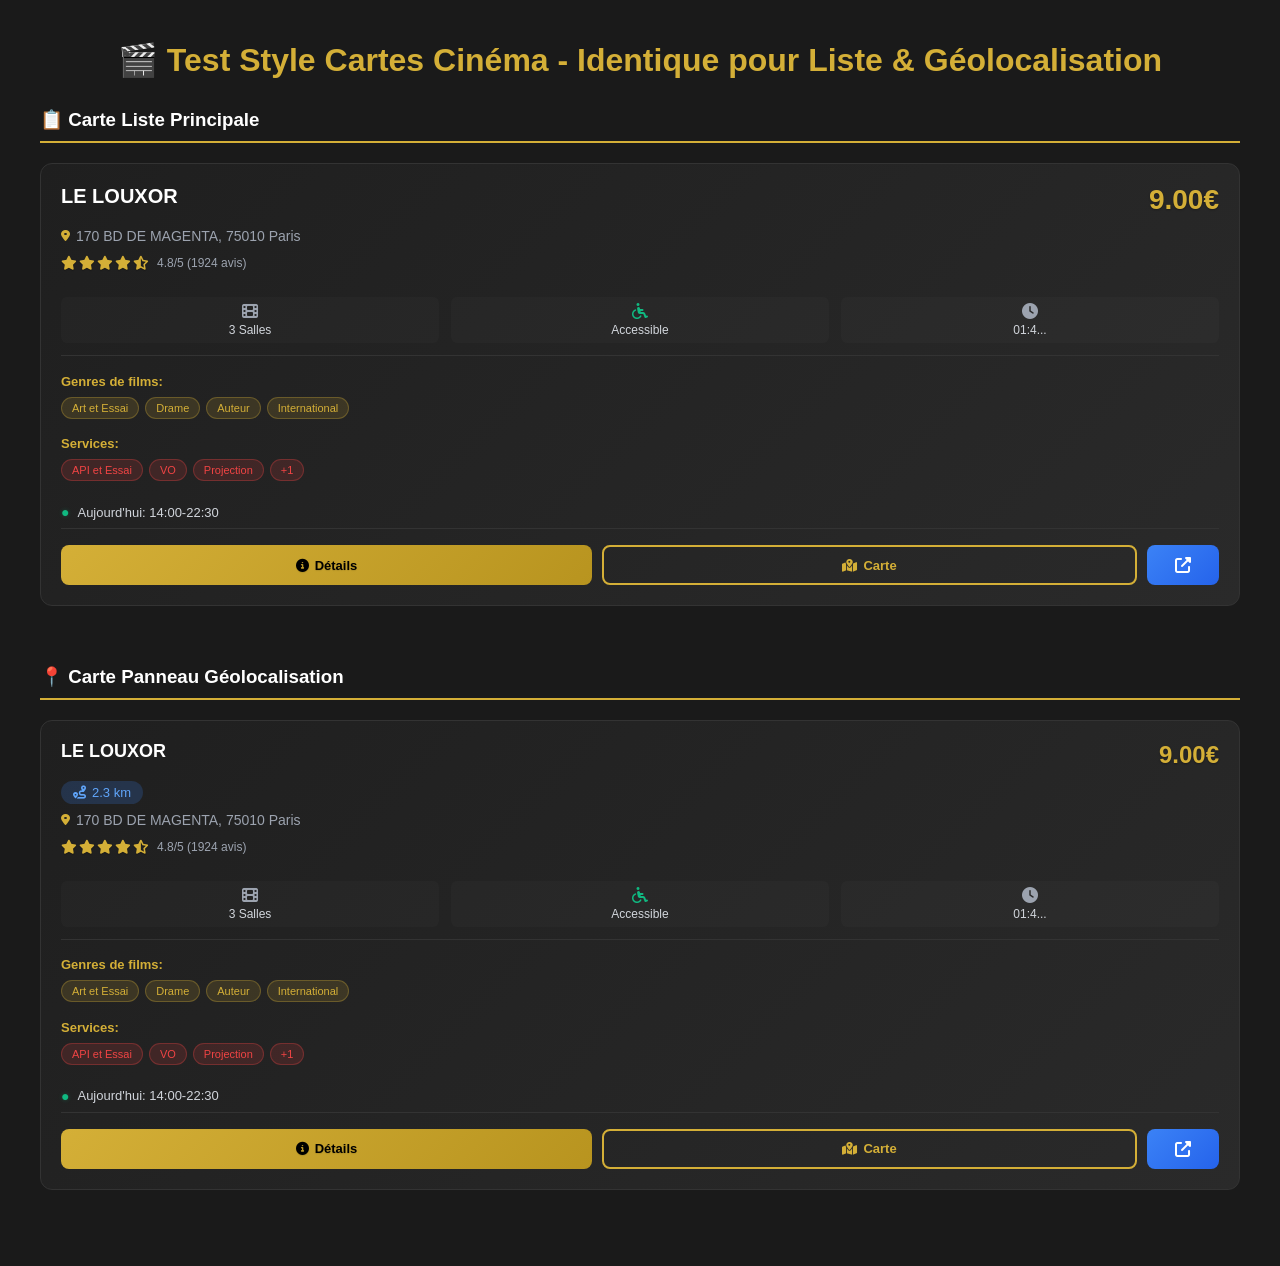
<file: demo-cartes.html>
<!DOCTYPE html>
<html lang="fr">
<head>
    <meta charset="UTF-8">
    <meta name="viewport" content="width=device-width, initial-scale=1.0">
    <title>Test Cartes Cinéma - Style Identique</title>
    <link rel="stylesheet" href="https://cdnjs.cloudflare.com/ajax/libs/font-awesome/6.4.0/css/all.min.css">
    <link rel="stylesheet" href="assets/css/components.css">
    <style>
        body {
            margin: 0;
            padding: 20px;
            background: #1a1a1a;
            font-family: 'Inter', -apple-system, BlinkMacSystemFont, sans-serif;
        }
        .test-container {
            max-width: 1200px;
            margin: 0 auto;
        }
        .test-title {
            color: #d4af37;
            text-align: center;
            margin-bottom: 30px;
        }
        .cards-demo {
            display: grid;
            grid-template-columns: repeat(auto-fit, minmax(350px, 1fr));
            gap: 20px;
        }
        .demo-section {
            margin-bottom: 40px;
        }
        .demo-section h3 {
            color: #ffffff;
            margin-bottom: 20px;
            padding-bottom: 10px;
            border-bottom: 2px solid #d4af37;
        }
    </style>
</head>
<body>
    <div class="test-container">
        <h1 class="test-title">🎬 Test Style Cartes Cinéma - Identique pour Liste & Géolocalisation</h1>
        
        <div class="demo-section">
            <h3>📋 Carte Liste Principale</h3>
            <div class="cards-demo" id="liste-demo"></div>
        </div>
        
        <div class="demo-section">
            <h3>📍 Carte Panneau Géolocalisation</h3>
            <div class="cards-demo" id="geo-demo"></div>
        </div>
    </div>

    <script>
        // Données de test
        const testCinema = {
            id: 1,
            nom: "LE LOUXOR",
            prix_moyen: 9.00,
            adresse: "170 BD DE MAGENTA, 75010 Paris",
            note: 4.8,
            avis_count: 1924,
            salles: 3,
            accessibilite: true,
            types_films: ["Art et Essai", "Drame", "Auteur", "International"],
            services: ["API et Essai", "VO", "Projection", "+1"],
            distance: 2.3,
            site_web: "https://example.com"
        };

        // Fonction pour générer les étoiles
        function generateStarsHTML(rating) {
            const stars = [];
            const fullStars = Math.floor(rating || 4.5);
            const hasHalfStar = (rating || 4.5) % 1 >= 0.5;
            
            for (let i = 0; i < fullStars; i++) {
                stars.push('<i class="fas fa-star"></i>');
            }
            
            if (hasHalfStar) {
                stars.push('<i class="fas fa-star-half-alt"></i>');
            }
            
            const emptyStars = 5 - fullStars - (hasHalfStar ? 1 : 0);
            for (let i = 0; i < emptyStars; i++) {
                stars.push('<i class="far fa-star"></i>');
            }
            
            return stars.join('');
        }

        // Créer carte pour la liste principale
        function createMainListCard(cinema) {
            const card = document.createElement('div');
            card.className = 'cinema-card';
            card.style.opacity = '1';
            card.style.transform = 'translateY(0)';
            
            const isOpen = true; // Simulé
            const todayHours = '14:00-22:30';
            
            card.innerHTML = `
                <!-- En-tête avec nom et prix -->
                <div class="cinema-header">
                    <h2 class="cinema-title">${cinema.nom}</h2>
                    <div class="cinema-price">${cinema.prix_moyen.toFixed(2)}€</div>
                </div>
                
                <!-- Adresse -->
                <div class="cinema-address">
                    <i class="fas fa-map-marker-alt"></i> ${cinema.adresse}
                </div>
                
                <!-- Rating avec étoiles -->
                <div class="cinema-rating">
                    <div class="stars">
                        ${generateStarsHTML(cinema.note)}
                    </div>
                    <span class="rating-info">${cinema.note.toFixed(1)}/5 (${cinema.avis_count} avis)</span>
                </div>
                
                <!-- Informations pratiques -->
                <div class="cinema-details">
                    <div class="detail-item">
                        <i class="fas fa-film"></i>
                        <span>${cinema.salles} Salles</span>
                    </div>
                    <div class="detail-item ${cinema.accessibilite ? 'positive' : 'negative'}">
                        <i class="fas fa-${cinema.accessibilite ? 'wheelchair' : 'times'}"></i>
                        <span>${cinema.accessibilite ? 'Accessible' : 'Pas de parking'}</span>
                    </div>
                    <div class="detail-item">
                        <i class="fas fa-clock"></i>
                        <span>01:4...</span>
                    </div>
                </div>
                
                <!-- Genres de films -->
                <div class="genres-section">
                    <h4>Genres de films:</h4>
                    <div class="tags-container">
                        ${cinema.types_films.map(genre => 
                            `<span class="genre-tag">${genre}</span>`
                        ).join('')}
                    </div>
                </div>
                
                <!-- Services -->
                <div class="services-section">
                    <h4>Services:</h4>
                    <div class="tags-container">
                        ${cinema.services.map(service => 
                            `<span class="service-tag">${service}</span>`
                        ).join('')}
                    </div>
                </div>
                
                <!-- Horaires d'aujourd'hui -->
                <div class="today-hours">
                    <span class="status-indicator ${isOpen ? 'open' : 'closed'}">●</span>
                    <span class="hours-text">Aujourd'hui: ${todayHours}</span>
                </div>
                
                <!-- Boutons d'action -->
                <div class="action-buttons">
                    <button class="btn-details">
                        <i class="fas fa-info-circle"></i> Détails
                    </button>
                    <button class="btn-map">
                        <i class="fas fa-map-marked-alt"></i> Carte
                    </button>
                    <a href="#" class="btn-external">
                        <i class="fas fa-external-link-alt"></i>
                    </a>
                </div>
            `;
            
            return card;
        }

        // Créer carte pour le panneau géolocalisation
        function createGeoCard(cinema) {
            const card = document.createElement('div');
            card.className = 'cinema-card proximity-cinema-card';
            card.style.opacity = '1';
            card.style.transform = 'translateY(0)';
            
            const isOpen = true;
            const todayHours = '14:00-22:30';
            
            card.innerHTML = `
                <!-- En-tête avec nom et prix -->
                <div class="cinema-header">
                    <h2 class="cinema-title">${cinema.nom}</h2>
                    <div class="cinema-price">${cinema.prix_moyen.toFixed(2)}€</div>
                </div>
                
                <!-- Distance pour géolocalisation -->
                <div class="proximity-info">
                    <div class="distance-badge">
                        <i class="fas fa-route"></i>
                        ${cinema.distance} km
                    </div>
                </div>
                
                <!-- Adresse -->
                <div class="cinema-address">
                    <i class="fas fa-map-marker-alt"></i> ${cinema.adresse}
                </div>
                
                <!-- Rating avec étoiles -->
                <div class="cinema-rating">
                    <div class="stars">
                        ${generateStarsHTML(cinema.note)}
                    </div>
                    <span class="rating-info">${cinema.note.toFixed(1)}/5 (${cinema.avis_count} avis)</span>
                </div>
                
                <!-- Informations pratiques -->
                <div class="cinema-details">
                    <div class="detail-item">
                        <i class="fas fa-film"></i>
                        <span>${cinema.salles} Salles</span>
                    </div>
                    <div class="detail-item ${cinema.accessibilite ? 'positive' : 'negative'}">
                        <i class="fas fa-${cinema.accessibilite ? 'wheelchair' : 'times'}"></i>
                        <span>${cinema.accessibilite ? 'Accessible' : 'Pas de parking'}</span>
                    </div>
                    <div class="detail-item">
                        <i class="fas fa-clock"></i>
                        <span>01:4...</span>
                    </div>
                </div>
                
                <!-- Genres de films -->
                <div class="genres-section">
                    <h4>Genres de films:</h4>
                    <div class="tags-container">
                        ${cinema.types_films.map(genre => 
                            `<span class="genre-tag">${genre}</span>`
                        ).join('')}
                    </div>
                </div>
                
                <!-- Services -->
                <div class="services-section">
                    <h4>Services:</h4>
                    <div class="tags-container">
                        ${cinema.services.map(service => 
                            `<span class="service-tag">${service}</span>`
                        ).join('')}
                    </div>
                </div>
                
                <!-- Horaires d'aujourd'hui -->
                <div class="today-hours">
                    <span class="status-indicator ${isOpen ? 'open' : 'closed'}">●</span>
                    <span class="hours-text">Aujourd'hui: ${todayHours}</span>
                </div>
                
                <!-- Boutons d'action -->
                <div class="action-buttons">
                    <button class="btn-details">
                        <i class="fas fa-info-circle"></i> Détails
                    </button>
                    <button class="btn-map">
                        <i class="fas fa-map-marked-alt"></i> Carte
                    </button>
                    <a href="#" class="btn-external">
                        <i class="fas fa-external-link-alt"></i>
                    </a>
                </div>
            `;
            
            return card;
        }

        // Afficher les démonstrations
        document.addEventListener('DOMContentLoaded', () => {
            const listeDemo = document.getElementById('liste-demo');
            const geoDemo = document.getElementById('geo-demo');

            // Carte de la liste principale
            const mainCard = createMainListCard(testCinema);
            listeDemo.appendChild(mainCard);

            // Carte du panneau de géolocalisation
            const geoCard = createGeoCard(testCinema);
            geoDemo.appendChild(geoCard);
        });
    </script>
</body>
</html>
</file>
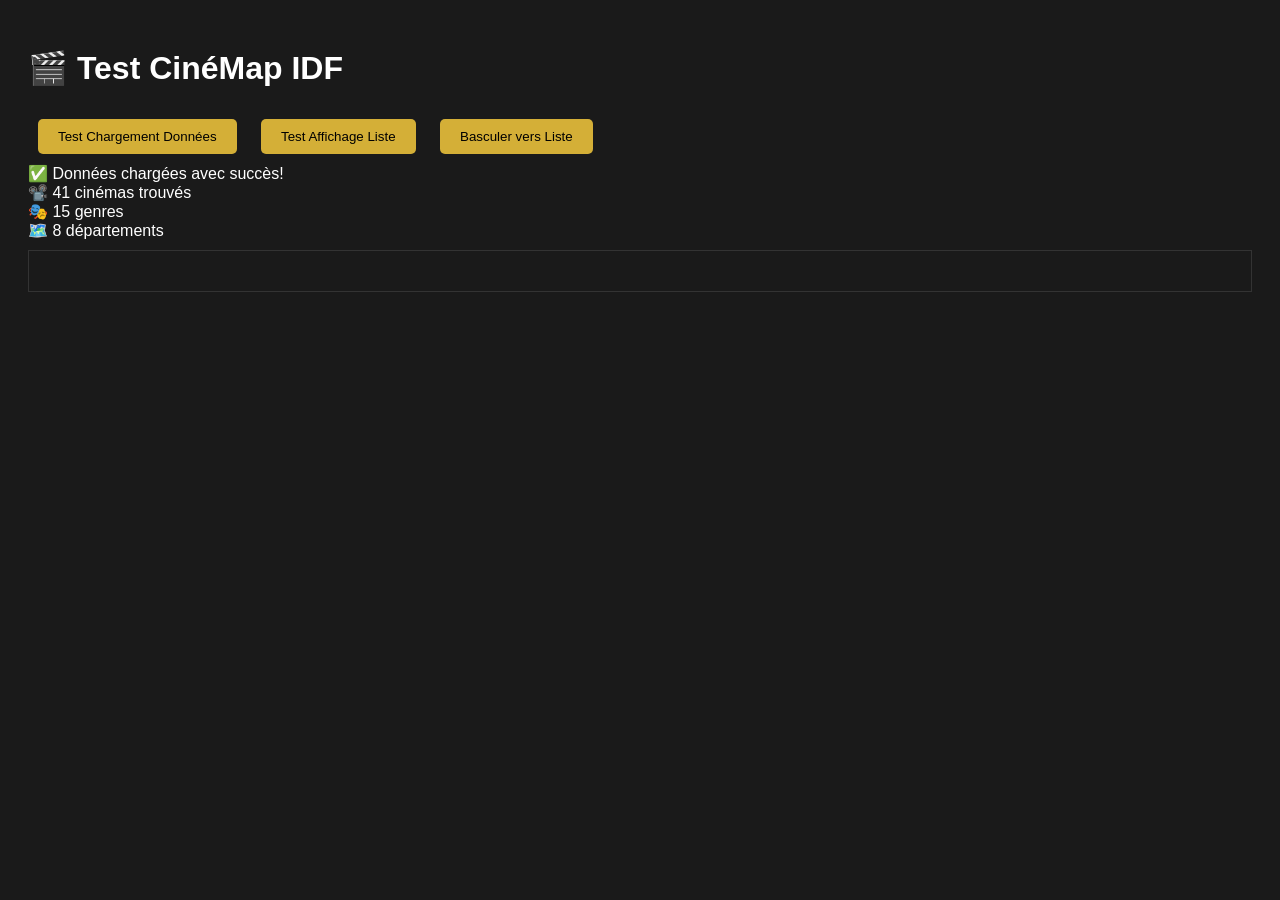
<file: test.html>
<!DOCTYPE html>
<html lang="fr">
<head>
    <meta charset="UTF-8">
    <meta name="viewport" content="width=device-width, initial-scale=1.0">
    <title>Test CinéMap IDF</title>
    <style>
        body { font-family: Arial, sans-serif; background: #1a1a1a; color: white; padding: 20px; }
        button { background: #d4af37; color: #000; padding: 10px 20px; border: none; border-radius: 5px; cursor: pointer; margin: 10px; }
        .section { padding: 20px; border: 1px solid #333; margin: 10px 0; }
        .cinema-card { background: #2a2a2a; padding: 15px; margin: 10px; border-radius: 10px; }
    </style>
</head>
<body>
    <h1>🎬 Test CinéMap IDF</h1>
    
    <div>
        <button onclick="testLoadData()">Test Chargement Données</button>
        <button onclick="testRenderList()">Test Affichage Liste</button>
        <button onclick="switchToList()">Basculer vers Liste</button>
    </div>
    
    <div id="results"></div>
    <div id="cinemas-grid" class="section"></div>
    
    <script>
        // Test de chargement des données
        async function testLoadData() {
            const results = document.getElementById('results');
            results.innerHTML = '⏳ Chargement des données...';
            
            try {
                const response = await fetch('./include/cinemas_data.json');
                const data = await response.json();
                
                results.innerHTML = `
                    ✅ Données chargées avec succès!<br>
                    📽️ ${data.cinemas.length} cinémas trouvés<br>
                    🎭 ${data.genres ? data.genres.length : 0} genres<br>
                    🗺️ ${data.departements ? data.departements.length : 0} départements
                `;
                
                window.testCinemas = data.cinemas;
            } catch (error) {
                results.innerHTML = `❌ Erreur: ${error.message}`;
            }
        }
        
        // Test de rendu de liste simple
        function testRenderList() {
            const container = document.getElementById('cinemas-grid');
            
            if (!window.testCinemas) {
                container.innerHTML = '⚠️ Chargez d\'abord les données';
                return;
            }
            
            container.innerHTML = '<h3>🎬 Aperçu des cinémas:</h3>';
            
            window.testCinemas.slice(0, 3).forEach((cinema, index) => {
                const card = document.createElement('div');
                card.className = 'cinema-card';
                card.innerHTML = `
                    <h4>${cinema.nom}</h4>
                    <p>📍 ${cinema.adresse}</p>
                    <p>💰 Prix: ${cinema.prix_moyen || 'N/A'}€</p>
                    <p>⭐ Note: ${cinema.note || 'N/A'}/5</p>
                `;
                container.appendChild(card);
            });
        }
        
        function switchToList() {
            // Simuler le click sur le bouton liste
            if (window.cinemaApp) {
                window.cinemaApp.switchView('list');
            } else {
                alert('Application non initialisée');
            }
        }
        
        // Auto-test au chargement
        document.addEventListener('DOMContentLoaded', () => {
            setTimeout(testLoadData, 1000);
        });
    </script>
</body>
</html>
</file>
<file: assets/css/components.css>
/* CinéMap IDF - Composants UI */

/* === LAYOUT PRINCIPAL === */
.main-body {
  background-color: #0a0a0a;
  color: white;
  font-family: 'Inter', sans-serif;
  overflow-x: hidden;
}

/* === ÉCRAN DE CHARGEMENT === */
.loading-screen {
  position: fixed;
  inset: 0;
  background-color: #0a0a0a;
  z-index: 50;
  display: flex;
  align-items: center;
  justify-content: center;
}

.loading-content {
  text-align: center;
}

.loading-spinner {
  animation: spin 1s linear infinite;
  border-radius: 50%;
  height: 4rem;
  width: 4rem;
  border-top: 2px solid #d4af37;
  border-bottom: 2px solid #d4af37;
  border-left: 2px solid transparent;
  border-right: 2px solid transparent;
  margin: 0 auto 1rem;
}

.loading-title {
  font-size: 1.5rem;
  font-family: 'Bebas Neue', Arial, sans-serif;
  color: #d4af37;
  animation: pulse 2s infinite;
}

.loading-subtitle {
  color: #9ca3af;
  margin-top: 0.5rem;
}

/* === HEADER === */
.main-header {
  background: linear-gradient(to right, #0a0a0a, #1a1a1a, #0a0a0a);
  border-bottom: 1px solid #2a2a2a;
  position: sticky;
  top: 0;
  z-index: 40;
  backdrop-filter: blur(8px);
  background-color: rgba(10, 10, 10, 0.95);
}

.header-container {
  max-width: 1200px;
  margin: 0 auto;
  padding: 1rem;
}

.header-content {
  display: flex;
  align-items: center;
  justify-content: space-between;
}

.logo-section {
  display: flex;
  align-items: center;
  gap: 1rem;
}

.logo-icon {
  background-color: #d4af37;
  padding: 0.75rem;
  border-radius: 0.5rem;
}

.logo-icon i {
  color: #0a0a0a;
  font-size: 1.5rem;
}

.logo-text h1 {
  font-size: 1.875rem;
  font-family: 'Bebas Neue', Arial, sans-serif;
  color: #d4af37;
  letter-spacing: 0.1em;
  margin: 0;
}

.logo-text p {
  font-size: 0.875rem;
  color: #9ca3af;
  margin: 0;
}

/* === NAVIGATION === */
.main-nav {
  display: none;
  align-items: center;
  gap: 1.5rem;
}

@media (min-width: 768px) {
  .main-nav {
    display: flex;
  }
}

.nav-button {
  padding: 0.5rem 1rem;
  border-radius: 0.5rem;
  transition: all 0.3s ease;
  border: 1px solid transparent;
  background: transparent;
  color: white;
  cursor: pointer;
  text-decoration: none;
}

.nav-button:hover {
  background-color: #2a2a2a;
  border-color: #d4af37;
  color: #d4af37;
}

.nav-button.active {
  background-color: #d4af37;
  color: #0a0a0a;
  font-weight: 600;
}

.nav-button i {
  margin-right: 0.5rem;
}

/* === NAVIGATION MOBILE === */
.mobile-menu-btn {
  display: block;
  color: white;
  font-size: 1.25rem;
  background: none;
  border: none;
  cursor: pointer;
}

@media (min-width: 768px) {
  .mobile-menu-btn {
    display: none;
  }
}

.mobile-menu {
  background-color: #1a1a1a;
  border-top: 1px solid #2a2a2a;
}

.mobile-menu.hidden {
  display: none;
}

@media (min-width: 768px) {
  .mobile-menu {
    display: none !important;
  }
}

.mobile-menu-content {
  padding: 0.5rem 1rem;
  display: flex;
  flex-direction: column;
  gap: 0.5rem;
}

.mobile-nav-button {
  display: block;
  width: 100%;
  text-align: left;
  padding: 0.75rem 1rem;
  border-radius: 0.5rem;
  transition: all 0.3s ease;
  background: none;
  border: none;
  color: white;
  cursor: pointer;
}

.mobile-nav-button:hover {
  background-color: #2a2a2a;
  color: #d4af37;
}

.mobile-nav-button i {
  margin-right: 0.75rem;
}

/* === PANNEAU DE FILTRES === */
.filters-panel {
  background: linear-gradient(to right, #1a1a1a, #2a2a2a);
  border-bottom: 1px solid #2a2a2a;
}

.filters-container {
  max-width: 1200px;
  margin: 0 auto;
  padding: 1.5rem 1rem;
}

.filters-grid {
  display: grid;
  grid-template-columns: 1fr;
  gap: 1rem;
}

@media (min-width: 768px) {
  .filters-grid {
    grid-template-columns: repeat(2, 1fr);
  }
}

@media (min-width: 1024px) {
  .filters-grid {
    grid-template-columns: repeat(5, 1fr);
  }
}

.filter-group {
  display: flex;
  flex-direction: column;
  gap: 0.5rem;
}

.filter-label {
  display: block;
  font-size: 0.875rem;
  font-weight: 500;
  color: #d4af37;
}

.filter-label i {
  margin-right: 0.5rem;
}

.filter-select {
  width: 100%;
  background-color: #0a0a0a;
  border: 1px solid #2a2a2a;
  border-radius: 0.5rem;
  padding: 0.75rem 1rem;
  color: white;
  transition: border-color 0.3s ease;
}

.filter-select:focus {
  border-color: #d4af37;
  outline: none;
  box-shadow: 0 0 0 1px #d4af37;
}

.filter-actions {
  display: flex;
  flex-direction: column;
  gap: 0.5rem;
}

.clear-filters-btn {
  background-color: #2a2a2a;
  color: white;
  padding: 0.75rem 1rem;
  border-radius: 0.5rem;
  transition: all 0.3s ease;
  border: 1px solid #2a2a2a;
  cursor: pointer;
}

.clear-filters-btn:hover {
  background-color: #1a1a1a;
  border-color: #d4af37;
}

.geolocation-btn {
  background-color: #e50914;
  color: white;
  padding: 0.75rem 1rem;
  border-radius: 0.5rem;
  transition: all 0.3s ease;
  border: none;
  cursor: pointer;
}

.geolocation-btn:hover {
  background-color: #b91c1c;
}

.clear-filters-btn i,
.geolocation-btn i {
  margin-right: 0.5rem;
}

/* === BARRE DE RECHERCHE === */
.search-section {
  margin-top: 1rem;
}

.search-wrapper {
  position: relative;
  max-width: 28rem;
  margin: 0 auto;
}

.search-input {
  width: 100%;
  background-color: #0a0a0a;
  border: 1px solid #2a2a2a;
  border-radius: 0.5rem;
  padding: 0.75rem 1rem 0.75rem 3rem;
  color: white;
  transition: border-color 0.3s ease;
}

.search-input::placeholder {
  color: #9ca3af;
}

.search-input:focus {
  border-color: #d4af37;
  outline: none;
  box-shadow: 0 0 0 1px #d4af37;
}

.search-icon {
  position: absolute;
  left: 1rem;
  top: 50%;
  transform: translateY(-50%);
  color: #9ca3af;
}

/* === COMPTEUR DE RÉSULTATS === */
.results-counter {
  margin-top: 1rem;
  text-align: center;
}

.results-text {
  font-size: 0.875rem;
  color: #9ca3af;
}

.results-text i {
  margin-right: 0.5rem;
}

/* === SECTIONS DE CONTENU === */
.content-wrapper {
  position: relative;
}

.content-section {
  display: none;
}

.content-section.active {
  display: block;
  margin-bottom: -9rem;
}

/* === SECTION CARTE === */
.map-section {
  min-height: 100vh;
  position: relative;
}

.map-container {
  height: 100vh;
  width: 100%;
}

.map-controls {
  position: absolute;
  top: 1.5rem;
  right: 11.2rem;
  z-index: 30;
  display: flex;
  flex-direction: column;
  gap: 0.5rem;
}

.map-control-panel {
  background-color: rgba(26, 26, 26, 0.9);
  backdrop-filter: blur(8px);
  border-radius: 0.5rem;
  padding: 0.75rem;
  border: 1px solid #2a2a2a;
}

.map-control-label {
  display: block;
  font-size: 0.875rem;
  font-weight: 500;
  color: #d4af37;
  margin-bottom: 0.5rem;
}

.map-style-select {
  background-color: #0a0a0a;
  border: 1px solid #2a2a2a;
  border-radius: 0.25rem;
  padding: 0.5rem 0.75rem;
  color: white;
  font-size: 0.875rem;
}

.map-style-select:focus {
  border-color: #d4af37;
  outline: none;
}

@media (max-width: 768px) {
.map-control-panel {
  position: absolute;
  top: 2.7rem;
  right: -7.9rem;
  z-index: 30;
  display: flex;
  flex-direction: column;
  gap: 0.5rem;
    }
}

/* === SECTION LISTE === */
.list-section {
  min-height: 100vh;
  background-color: #1a1a1a;
}

.list-container {
  max-width: 1200px;
  margin: 0 auto;
  padding: 2rem 1rem;
}

.cinemas-grid {
  display: grid;
  gap: 1.5rem;
}

@media (min-width: 768px) {
  .cinemas-grid {
    grid-template-columns: repeat(2, 1fr);
  }
}

@media (min-width: 1024px) {
  .cinemas-grid {
    grid-template-columns: repeat(3, 1fr);
  }
}

/* Styles pour les cartes de cinémas - Format exact de l'image */
.cinema-card {
  background: linear-gradient(135deg, #1f1f1f 0%, #2a2a2a 100%);
  border: 1px solid #333333;
  border-radius: 12px;
  padding: 20px;
  margin-bottom: 20px;
  transition: all 0.3s ease;
  opacity: 0;
  transform: translateY(20px);
  position: relative;
  color: #ffffff;
}

.cinema-card:hover {
  transform: translateY(-5px);
  border-color: #d4af37;
  box-shadow: 0 10px 30px rgba(212, 175, 55, 0.2);
}

/* En-tête avec nom et prix */
.cinema-header {
  display: flex;
  justify-content: space-between;
  align-items: flex-start;
  margin-bottom: 12px;
}

.cinema-title {
  font-size: 20px;
  font-weight: 700;
  color: #ffffff;
  margin: 0;
  flex: 1;
  margin-right: 15px;
  line-height: 1.2;
}

.cinema-price {
  font-size: 28px;
  font-weight: 700;
  color: #d4af37;
  white-space: nowrap;
  text-shadow: 0 1px 2px rgba(0,0,0,0.3);
}

/* Badge de distance pour les cartes de proximité */
.proximity-info {
  margin-bottom: 8px;
}

.distance-badge {
  display: inline-flex;
  align-items: center;
  background: rgba(59, 130, 246, 0.2);
  color: #60a5fa;
  padding: 4px 12px;
  border-radius: 20px;
  font-size: 13px;
  font-weight: 500;
  gap: 6px;
}

/* Adresse */
.cinema-address {
  color: #9ca3af;
  font-size: 14px;
  margin-bottom: 12px;
  display: flex;
  align-items: center;
  gap: 6px;
}

.cinema-address i {
  color: #d4af37;
  font-size: 12px;
}

/* Rating avec étoiles */
.cinema-rating {
  display: flex;
  align-items: center;
  gap: 8px;
  margin-bottom: 15px;
}

.cinema-rating .stars {
  display: flex;
  gap: 2px;
}

.cinema-rating .fas.fa-star,
.cinema-rating .fas.fa-star-half-alt {
  color: #d4af37;
  font-size: 14px;
  text-shadow: 0 1px 1px rgba(0,0,0,0.3);
}

.cinema-rating .far.fa-star {
  color: #555555;
  font-size: 14px;
}

.rating-info {
  color: #9ca3af;
  font-size: 12px;
  font-weight: 500;
}

/* Informations pratiques */
.cinema-details {
  display: grid;
  grid-template-columns: repeat(3, 1fr);
  gap: 12px;
  margin-bottom: 16px;
  padding: 12px 0;
  border-bottom: 1px solid #333333;
}

.detail-item {
  display: flex;
  flex-direction: column;
  align-items: center;
  text-align: center;
  padding: 6px;
  border-radius: 6px;
  background: rgba(255,255,255,0.02);
}

.detail-item i {
  font-size: 16px;
  margin-bottom: 4px;
  color: #9ca3af;
}

.detail-item span {
  font-size: 12px;
  color: #d1d5db;
  font-weight: 500;
}

.detail-item.positive i {
  color: #10b981;
}

.detail-item.negative i {
  color: #ef4444;
}

/* Sections genres et services */
.genres-section,
.services-section {
  margin-bottom: 15px;
}

.genres-section h4,
.services-section h4 {
  color: #d4af37;
  font-size: 13px;
  font-weight: 600;
  margin-bottom: 8px;
  text-transform: none;
}

.tags-container {
  display: flex;
  flex-wrap: wrap;
  gap: 6px;
  align-items: center;
}

/* Tags pour genres */
.genre-tag {
  background: rgba(212, 175, 55, 0.15);
  color: #d4af37;
  border: 1px solid rgba(212, 175, 55, 0.3);
  padding: 4px 10px;
  border-radius: 14px;
  font-size: 11px;
  font-weight: 500;
  transition: all 0.2s ease;
}

.genre-tag:hover {
  background: rgba(212, 175, 55, 0.25);
  transform: translateY(-1px);
}

/* Tags pour services */
.service-tag {
  background: rgba(239, 68, 68, 0.15);
  color: #ef4444;
  border: 1px solid rgba(239, 68, 68, 0.3);
  padding: 4px 10px;
  border-radius: 14px;
  font-size: 11px;
  font-weight: 500;
  transition: all 0.2s ease;
}

.service-tag:hover {
  background: rgba(239, 68, 68, 0.25);
  transform: translateY(-1px);
}

/* Indicateurs "plus" */
.more-tag,
.service-count {
  color: #9ca3af;
  font-size: 11px;
  font-weight: 500;
  padding: 4px 8px;
  background: rgba(156, 163, 175, 0.1);
  border-radius: 12px;
  border: 1px solid rgba(156, 163, 175, 0.2);
}

/* Horaires d'aujourd'hui */
.today-hours {
  display: flex;
  align-items: center;
  gap: 8px;
  margin-bottom: 16px;
  padding: 8px 0;
  border-bottom: 1px solid #333333;
}

.status-indicator {
  font-size: 14px;
  font-weight: bold;
}

.status-indicator.open {
  color: #10b981;
  text-shadow: 0 0 4px rgba(16, 185, 129, 0.3);
}

.status-indicator.closed {
  color: #ef4444;
  text-shadow: 0 0 4px rgba(239, 68, 68, 0.3);
}

.hours-text {
  color: #d1d5db;
  font-size: 13px;
  font-weight: 500;
}

/* Boutons d'action */
.action-buttons {
  display: flex;
  gap: 10px;
}

.btn-details {
  flex: 1;
  background: linear-gradient(135deg, #d4af37, #b8941f);
  color: #000000;
  border: none;
  padding: 12px 16px;
  border-radius: 8px;
  font-size: 13px;
  font-weight: 600;
  cursor: pointer;
  transition: all 0.3s ease;
  display: flex;
  align-items: center;
  justify-content: center;
  gap: 6px;
  text-shadow: 0 1px 1px rgba(0,0,0,0.1);
}

.btn-details:hover {
  background: linear-gradient(135deg, #b8941f, #9d7a1a);
  transform: translateY(-2px);
  box-shadow: 0 4px 12px rgba(212, 175, 55, 0.4);
}

.btn-map {
  flex: 1;
  background: transparent;
  color: #d4af37;
  border: 2px solid #d4af37;
  padding: 10px 16px;
  border-radius: 8px;
  font-size: 13px;
  font-weight: 600;
  cursor: pointer;
  transition: all 0.3s ease;
  display: flex;
  align-items: center;
  justify-content: center;
  gap: 6px;
}

.btn-map:hover {
  background: rgba(212, 175, 55, 0.1);
  transform: translateY(-2px);
  box-shadow: 0 4px 12px rgba(212, 175, 55, 0.2);
}

.btn-external {
  background: linear-gradient(135deg, #3b82f6, #2563eb);
  color: #ffffff;
  border: none;
  padding: 12px 14px;
  border-radius: 8px;
  text-decoration: none;
  display: flex;
  align-items: center;
  justify-content: center;
  cursor: pointer;
  transition: all 0.3s ease;
  min-width: 44px;
}

.btn-external:hover {
  background: linear-gradient(135deg, #2563eb, #1d4ed8);
  transform: translateY(-2px);
  box-shadow: 0 4px 12px rgba(59, 130, 246, 0.4);
  color: #ffffff;
}

/* Cartes de proximité - variations pour le panneau de géolocalisation */
.proximity-cinema-card {
  margin-bottom: 16px;
}

.proximity-cinema-card .cinema-title {
  font-size: 18px;
}

.proximity-cinema-card .cinema-price {
  font-size: 24px;
}

/* Animation d'apparition */
@keyframes slideInUp {
  from {
    opacity: 0;
    transform: translateY(30px);
  }
  to {
    opacity: 1;
    transform: translateY(0);
  }
}

/* Responsive */
@media (max-width: 768px) {
  .cinema-details {
    grid-template-columns: repeat(2, 1fr);
    gap: 8px;
  }
  
  .action-buttons {
    flex-direction: column;
    gap: 8px;
  }
  
  .cinema-title {
    font-size: 18px;
  }
  
  .cinema-price {
    font-size: 24px;
  }
}

@media (max-width: 480px) {
  .cinema-card {
    padding: 16px;
  }
  
  .cinema-header {
    flex-direction: column;
    align-items: flex-start;
    gap: 8px;
  }
  
  .cinema-price {
    align-self: flex-end;
  }
}

/* === SECTION STATISTIQUES === */
.stats-section {
  min-height: 100vh;
  background-color: #1a1a1a;
}

.stats-container {
  max-width: 1200px;
  margin: 0 auto;
  padding: 2rem 1rem;
}

.stats-cards-grid {
  display: grid;
  grid-template-columns: 1fr;
  gap: 1.5rem;
  margin-bottom: 2rem;
}

@media (min-width: 768px) {
  .stats-cards-grid {
    grid-template-columns: repeat(2, 1fr);
  }
}

@media (min-width: 1024px) {
  .stats-cards-grid {
    grid-template-columns: repeat(4, 1fr);
  }
}

.charts-grid {
  display: grid;
  grid-template-columns: 1fr;
  gap: 2rem;
}

@media (min-width: 1024px) {
  .charts-grid {
    grid-template-columns: repeat(2, 1fr);
  }
}

.chart-card {
  background-color: #0a0a0a;
  border-radius: 0.75rem;
  padding: 1.5rem;
  border: 1px solid #2a2a2a;
}

.chart-title {
  font-size: 1.25rem;
  font-weight: 600;
  color: #d4af37;
  margin-bottom: 1rem;
}

/* === MODAL === */
.cinema-modal {
  position: fixed;
  inset: 0;
  background-color: rgba(0, 0, 0, 0.75);
  z-index: 50;
  align-items: center;
  justify-content: center;
  padding: 1rem;
}

.cinema-modal.hidden {
  display: none;
}

.cinema-modal:not(.hidden) {
  display: flex;
}

.modal-content {
  background-color: #0a0a0a;
  border-radius: 0.75rem;
  max-width: 64rem;
  width: 100%;
  max-height: 90vh;
  overflow-y: auto;
  border: 1px solid #2a2a2a;
}

/* === FOOTER === */
.main-footer {
  background-color: #0a0a0a;
  border-top: 1px solid #2a2a2a;
  padding: 2rem 0;
}

.footer-container {
  max-width: 1200px;
  margin: 0 auto;
  padding: 0 1rem;
  text-align: center;
}

.footer-logo {
  display: flex;
  align-items: center;
  justify-content: center;
  margin-bottom: 1rem;
}

.footer-logo-icon {
  background-color: #d4af37;
  padding: 0.5rem;
  border-radius: 0.5rem;
  margin-right: 0.75rem;
}

.footer-logo-icon i {
  color: #0a0a0a;
  font-size: 1.25rem;
}

.footer-title {
  font-size: 1.25rem;
  font-family: 'Bebas Neue', Arial, sans-serif;
  color: #d4af37;
  margin: 0;
}

.footer-subtitle {
  color: #9ca3af;
  margin-bottom: 1rem;
}

.footer-info {
  display: flex;
  align-items: center;
  justify-content: center;
  gap: 1rem;
  font-size: 0.875rem;
  color: #6b7280;
  flex-wrap: wrap;
}

.footer-heart {
  color: #ef4444;
}

/* === ANIMATIONS === */
@keyframes spin {
  from { transform: rotate(0deg); }
  to { transform: rotate(360deg); }
}

@keyframes pulse {
  0%, 100% { opacity: 1; }
  50% { opacity: 0.5; }
}

/* === UTILITAIRES === */
.hidden {
  display: none !important;
}

.container {
  max-width: 1200px;
  margin: 0 auto;
  padding: 0 1rem;
}

.sr-only {
  position: absolute;
  width: 1px;
  height: 1px;
  padding: 0;
  margin: -1px;
  overflow: hidden;
  clip: rect(0, 0, 0, 0);
  white-space: nowrap;
  border: 0;
}

/* === MARQUEURS DE GÉOLOCALISATION === */

/* Marqueur utilisateur */
.user-location-marker {
  background: linear-gradient(135deg, #3b82f6 0%, #1d4ed8 100%);
  border: 3px solid white;
  border-radius: 50%;
  width: 30px;
  height: 30px;
  display: flex;
  align-items: center;
  justify-content: center;
  color: white;
  font-size: 14px;
  box-shadow: 0 4px 12px rgba(59, 130, 246, 0.4);
  animation: pulse-user 2s infinite;
}

@keyframes pulse-user {
  0% { box-shadow: 0 4px 12px rgba(59, 130, 246, 0.4); }
  50% { box-shadow: 0 4px 20px rgba(59, 130, 246, 0.8); }
  100% { box-shadow: 0 4px 12px rgba(59, 130, 246, 0.4); }
}

/* Marqueurs de proximité */
.proximity-marker {
  background: linear-gradient(135deg, #d4af37 0%, #b8941f 100%);
  border: 3px solid white;
  border-radius: 50% 50% 50% 0;
  width: 40px;
  height: 40px;
  display: flex;
  flex-direction: column;
  align-items: center;
  justify-content: center;
  color: #0a0a0a;
  font-weight: bold;
  box-shadow: 0 4px 12px rgba(212, 175, 55, 0.4);
  position: relative;
  transform: rotate(-45deg);
}

.proximity-marker .rank {
  font-size: 10px;
  line-height: 1;
  transform: rotate(45deg);
}

.proximity-marker i {
  font-size: 12px;
  transform: rotate(45deg);
  margin-top: -2px;
}

.proximity-marker.closed {
  background: linear-gradient(135deg, #ef4444 0%, #dc2626 100%);
  box-shadow: 0 4px 12px rgba(239, 68, 68, 0.4);
}

.proximity-marker.open {
  background: linear-gradient(135deg, #22c55e 0%, #16a34a 100%);
  box-shadow: 0 4px 12px rgba(34, 197, 94, 0.4);
}

/* === POPUPS DE PROXIMITÉ === */
.proximity-popup {
  min-width: 280px;
  font-family: 'Inter', sans-serif;
}

.proximity-popup .popup-header {
  display: flex;
  align-items: center;
  gap: 0.75rem;
  margin-bottom: 1rem;
  padding-bottom: 0.75rem;
  border-bottom: 1px solid #2a2a2a;
}

.proximity-popup .rank-badge {
  background: #d4af37;
  color: #0a0a0a;
  width: 24px;
  height: 24px;
  border-radius: 50%;
  display: flex;
  align-items: center;
  justify-content: center;
  font-weight: 600;
  font-size: 0.875rem;
  flex-shrink: 0;
}

.proximity-popup h4 {
  flex: 1;
  margin: 0;
  font-size: 1rem;
  font-weight: 600;
  color: #e5e5e5;
}

.proximity-popup .status-badge {
  padding: 0.25rem 0.5rem;
  border-radius: 12px;
  font-size: 0.75rem;
  font-weight: 500;
  flex-shrink: 0;
}

.proximity-popup .status-badge.open {
  background: rgba(34, 197, 94, 0.2);
  color: #22c55e;
}

.proximity-popup .status-badge.closed {
  background: rgba(239, 68, 68, 0.2);
  color: #ef4444;
}

.proximity-popup .distance-info {
  background: #1a1a1a;
  padding: 0.75rem;
  border-radius: 8px;
  margin-bottom: 0.75rem;
  border: 1px solid #2a2a2a;
}

.proximity-popup .distance-main {
  display: flex;
  align-items: center;
  gap: 0.5rem;
  margin-bottom: 0.5rem;
}

.proximity-popup .distance-main i {
  color: #d4af37;
}

.proximity-popup .distance-main span {
  font-size: 1.125rem;
  font-weight: 600;
  color: #d4af37;
}

.proximity-popup .time-info {
  display: flex;
  gap: 1rem;
  font-size: 0.875rem;
  color: #9ca3af;
}

.proximity-popup .time-info span {
  display: flex;
  align-items: center;
  gap: 0.25rem;
}

.proximity-popup .cinema-details p {
  display: flex;
  align-items: center;
  gap: 0.5rem;
  margin: 0.5rem 0;
  font-size: 0.875rem;
  color: #9ca3af;
}

.proximity-popup .cinema-details i {
  color: #e50914;
  width: 14px;
}

.proximity-popup .details-row {
  display: flex;
  gap: 1rem;
  font-size: 0.875rem;
  color: #9ca3af;
  margin-top: 0.5rem;
}

.proximity-popup .details-row span {
  display: flex;
  align-items: center;
  gap: 0.25rem;
}

.proximity-popup .details-row i {
  color: #d4af37;
}

.proximity-popup .popup-actions {
  display: flex;
  gap: 0.5rem;
  margin-top: 1rem;
  padding-top: 0.75rem;
  border-top: 1px solid #2a2a2a;
}

.proximity-popup .nav-btn,
.proximity-popup .details-btn {
  flex: 1;
  padding: 0.5rem;
  border-radius: 6px;
  font-size: 0.875rem;
  cursor: pointer;
  transition: all 0.3s ease;
  display: flex;
  align-items: center;
  justify-content: center;
  gap: 0.25rem;
  text-decoration: none;
  border: none;
  font-family: inherit;
}

.proximity-popup .nav-btn {
  background: #d4af37;
  color: #0a0a0a;
  font-weight: 600;
}

.proximity-popup .nav-btn:hover {
  background: #b8941f;
}

.proximity-popup .details-btn {
  background: transparent;
  color: #d4af37;
  border: 1px solid #d4af37;
}

.proximity-popup .details-btn:hover {
  background: rgba(212, 175, 55, 0.1);
}

/* Popup utilisateur */
.user-popup {
  text-align: center;
  padding: 0.5rem;
}

.user-popup h4 {
  margin: 0 0 0.5rem 0;
  color: #3b82f6;
  font-size: 1rem;
}

.user-popup h4 i {
  margin-right: 0.5rem;
}

.user-popup p {
  margin: 0.25rem 0;
  font-size: 0.875rem;
  color: #9ca3af;
}

/* ======= STYLES URGENTS POUR LA CARTE CINÉMA ======= */

/* Cadre principal de la carte avec thème cinéma */
.cinema-map-frame {
  position: relative;
  background: linear-gradient(135deg, #1a1a1a, #0f0f0f);
  border: 3px solid #d4af37;
  border-radius: 20px;
 
  box-shadow: 0 8px 25px rgba(212, 175, 55, 0.4), inset 0 2px 10px rgba(212, 175, 55, 0.1);
  min-height: 80vh !important;
  margin: 10rem;
  overflow: hidden;
  backdrop-filter: blur(5px);
}

/* Container de la carte avec cadre */
.framed-map-container {
  position: relative;
  height: calc(80vh - 60px) !important;
  width: calc(100% - 20px) !important;
  margin: 10px auto;
  border-radius: 15px;
  overflow: hidden;
  box-shadow: inset 0 0 20px rgba(212, 175, 55, 0.3);
  z-index: 10;
  background: #000;
}

/* Styles critiques pour la carte Leaflet */
#map {
  height: 100% !important;
  width: 100% !important;
  border-radius: 15px !important;
  z-index: 1 !important;
  position: relative !important;
  background: #1a1a1a !important;
  visibility: visible !important;
  opacity: 1 !important;
  display: block !important;
}

.leaflet-container {
  height: 100% !important;
  width: 100% !important;
  border-radius: 15px !important;
  font-family: 'Inter', sans-serif !important;
  background: #1a1a1a !important;
}

/* Bannière meilleure destination */
.best-destination-banner {
  position: absolute;
  top: 15px;
  left: 50%;
  transform: translateX(-50%);
  background: linear-gradient(135deg, #d4af37, #b8941f);
  color: #000;
  padding: 8px 20px;
  border-radius: 25px;
  font-weight: 600;
  font-size: 14px;
  z-index: 1000;
  box-shadow: 0 4px 15px rgba(212, 175, 55, 0.5);
  display: none;
}

.best-destination-banner.visible {
  display: block !important;
  animation: slideInFromTop 0.6s ease-out;
}

/* Animation scintillante pour les icônes cinéma */
@keyframes twinkle {
  0%, 100% { opacity: 0.7; transform: scale(1); }
  50% { opacity: 1; transform: scale(1.1); }
}

@keyframes slideInFromTop {
  from {
    transform: translate(-50%, -100%);
    opacity: 0;
  }
  to {
    transform: translate(-50%, 0);
    opacity: 1;
  }
}

/* Contrôles de carte adaptés au thème */
.cinema-map-frame .leaflet-control-container {
  z-index: 1000 !important;
}

.cinema-map-frame .leaflet-popup-content-wrapper {
  background: linear-gradient(135deg, #1a1a1a, #0f0f0f) !important;
  border: 2px solid #d4af37 !important;
  border-radius: 10px !important;
  box-shadow: 0 4px 15px rgba(212, 175, 55, 0.3) !important;
}

/* Responsive pour mobile */
@media (max-width: 768px) {
  .cinema-map-frame {
    margin: 35px;
    padding: 5px;
    border-width: 2px;
    min-height: 7vh !important;
  }
  
  .framed-map-container {
    height: calc(70vh - 50px) !important;
  }
  
  .cinema-decorations {
    gap: 5px;
    padding: 5px;
  }
  
  .cinema-icon {
    font-size: 14px;
  }
}
</file>
